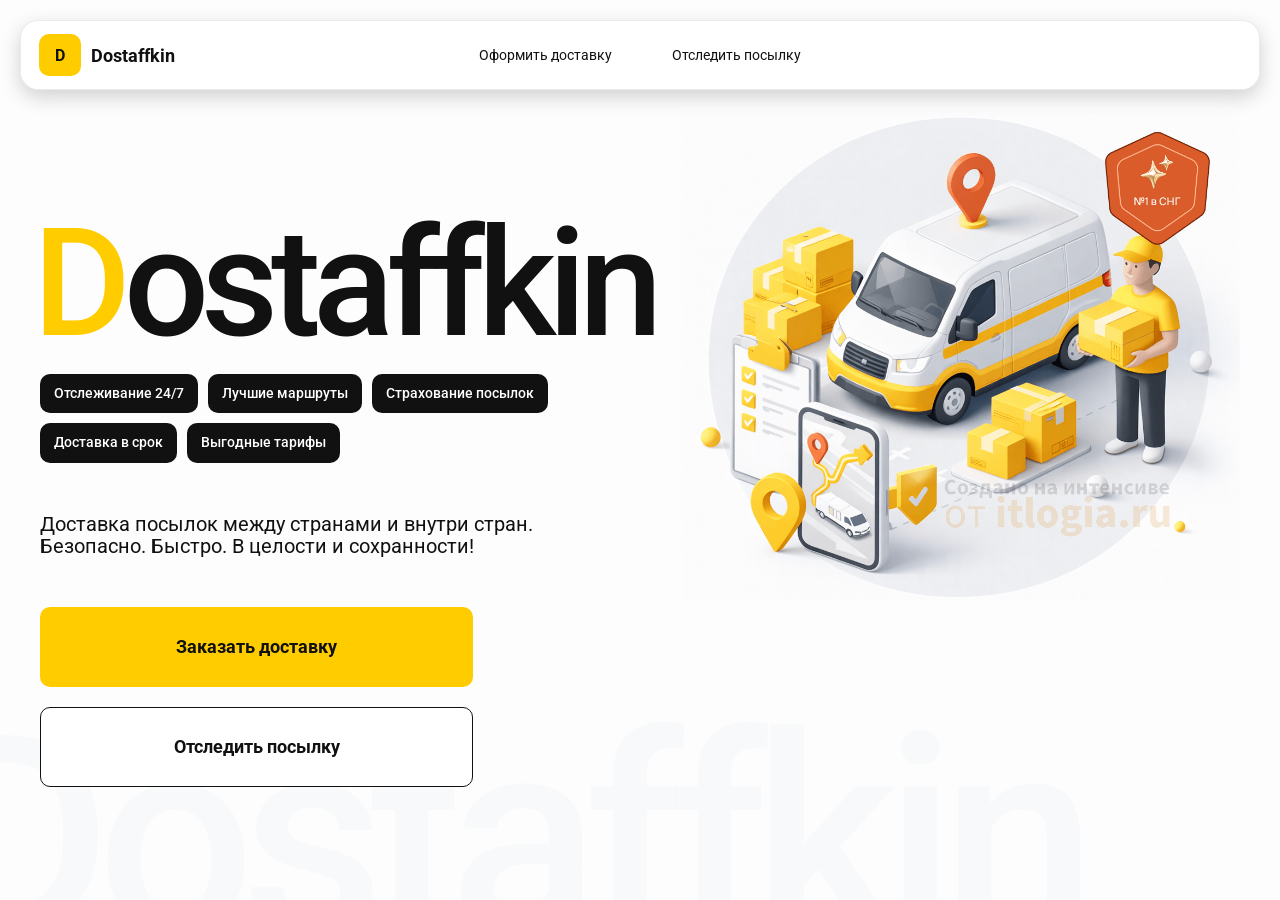
<file: index.html>
<!doctype html>
<html lang="ru">

<head>
    <meta charset="utf-8" />
    <meta name="viewport" content="width=device-width,initial-scale=1,maximum-scale=1,user-scalable=0" />
    <title>Dostaffkin — Доставка посылок между странами и внутри стран. Безопасно. Быстро. В целости и сохранности!
    </title>
    <link href="styles/base.css" rel="stylesheet" />
    <link href="styles/base_adaptive.css" rel="stylesheet" />
    <link href="styles/index.css" rel="stylesheet" />
    <link href="styles/index_adaptive.css" rel="stylesheet" />

</head>

<body>
    <div class="container">
        <header class="header">
            <a class="header-brand" href="#">
                <div class="header-logo">D</div>
                <div class="header-title">Dostaffkin</div>
            </a>
            <nav class="header-menu">
                <a class="header-link" href="./order.html">Оформить <span>доставку</span></a>
                <a class="header-link" href="./track.html">Отследить <span>посылку</span></a>
            </nav>
        </header>
        <main class="main">
            <section class="main-info">
                <div class="main-title">
                    <span>D</span>ostaffkin
                </div>
                <div class="main-features">
                    <div class="main-feature">Отслеживание 24/7</div>
                    <div class="main-feature">Лучшие маршруты</div>
                    <div class="main-feature">Страхование посылок</div>
                    <div class="main-feature">Доставка в срок</div>
                    <div class="main-feature">Выгодные тарифы</div>
                </div>
                <div class="main-description">
                    Доставка посылок между странами и внутри стран.
                    Безопасно. Быстро. В целости и сохранности!
                </div>
                <div class="main-actions">
                    <a class="button" type="button" href="./order.html">Заказать доставку</a>
                    <a class="button button-white" type="button" href="./track.html">Отследить посылку</a>
                </div>
            </section>
            <div class="main-title-ghost">Dostaffkin</div>
            <section class="main-image">
                <img src="images/main-image.png" alt="Main image"/>
            </section>
        </main>
    </div>

</body>

</html>
</file>
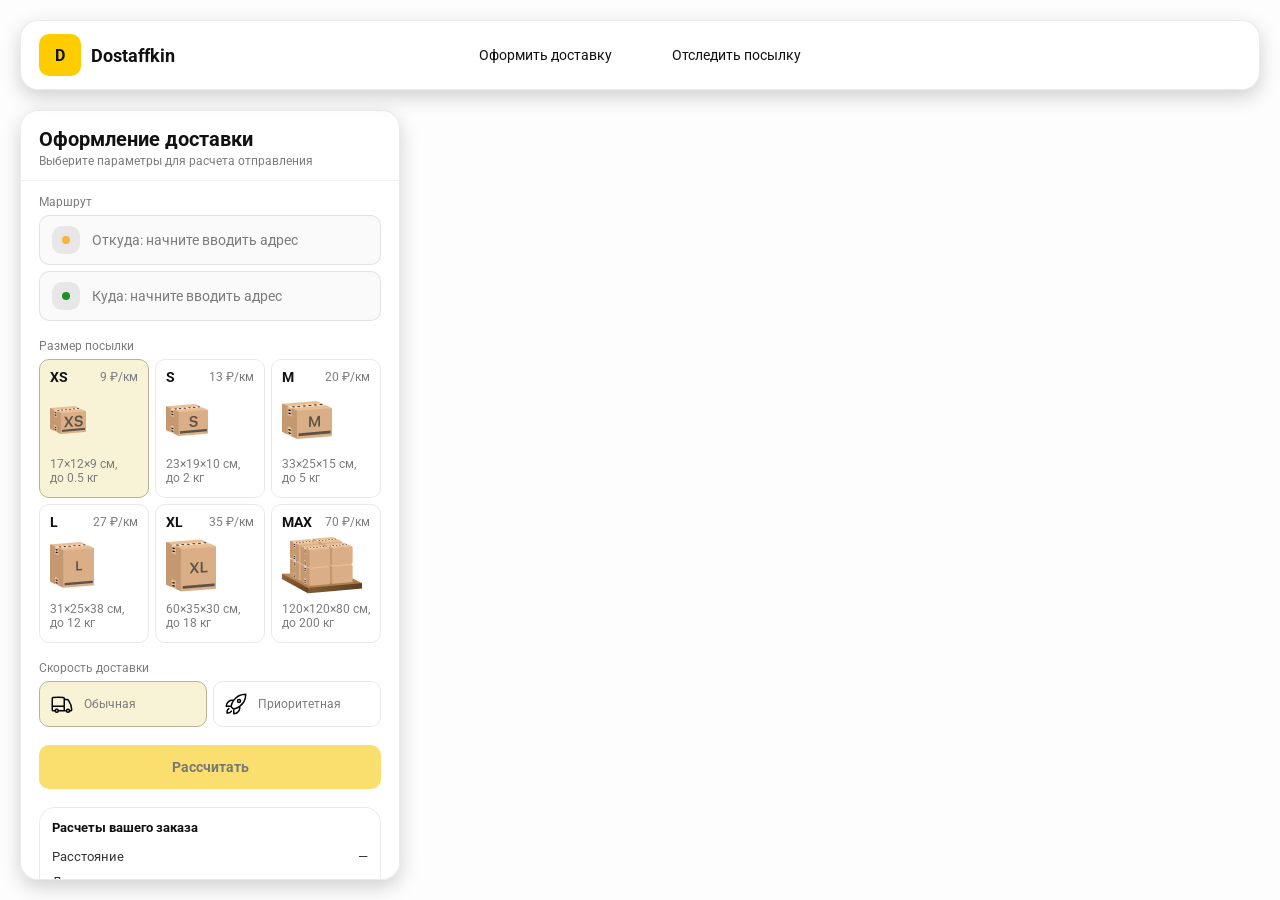
<file: order.html>
<!doctype html>
<html lang="ru">

<head>
    <meta charset="utf-8" />
    <meta name="viewport" content="width=device-width,initial-scale=1,maximum-scale=1,user-scalable=0" />
    <title>Оформление доставки</title>

    <link rel="stylesheet" href="styles/base.css" />
    <link rel="stylesheet" href="styles/base_adaptive.css" />

    <link rel="stylesheet" href="styles/order.css" />
    <link rel="stylesheet" href="styles/order_adaptive.css" />

    <script src="https://testologia.ru/ymc_min.js" data-apikey="14bcc2b0-3a82-4e14-89a8-0580650fce2e" data-suggest-apikey="d2171a07-8a4c-452d-8233-5e5ea7e561c4"></script>
</head>

<body>
    <div id="map"></div>

    <header class="header">
        <a class="header-brand" href="./index.html">
            <div class="header-logo">D</div>
            <div class="header-title">Dostaffkin</div>
        </a>
        <nav class="header-menu">
            <a class="header-link" href="#">Оформить <span>доставку</span></a>
            <a class="header-link" href="./track.html">Отследить <span>посылку</span></a>
        </nav>
    </header>

    <aside class="main" id="sidebar">
        <div class="main-header">
            <div class="main-title">Оформление доставки</div>
            <div class="main-text">Выберите параметры для расчета отправления</div>
        </div>
        <div class="main-content">
            <div class="main-route">
                <div class="main-block-title">Маршрут</div>
                <div class="main-fields">
                    <div class="main-field" id="fromField">
                        <div class="main-pin"></div>
                        <input id="from" placeholder="Откуда: начните вводить адрес" autocomplete="off" />
                        <div class="main-ac" id="fromAc" role="listbox" aria-label="Подсказки адресов"></div>
                    </div>

                    <div class="main-field" id="toField">
                        <div class="main-pin"></div>
                        <input id="to" placeholder="Куда: начните вводить адрес" autocomplete="off" />
                        <div class="main-ac" id="toAc" role="listbox" aria-label="Подсказки адресов"></div>
                    </div>
                </div>
            </div>

            <div class="main-package">
                <div class="main-block-title">Размер посылки</div>

                <div class="main-sizes">
                    <div class="main-size-card is-active" data-value="xs">
                        <div class="main-size-top">
                            <div class="main-size-label">XS</div>
                            <div class="main-size-rate">9 ₽/км</div>
                        </div>
                        <div class="main-size-media">
                            <img src="images/sizes/xs.png" alt="Короб XS" />
                        </div>
                        <div class="main-size-description">17×12×9 см,<br>до 0.5 кг</div>
                    </div>

                    <div class="main-size-card" data-value="s">
                        <div class="main-size-top">
                            <div class="main-size-label">S</div>
                            <div class="main-size-rate">13 ₽/км</div>
                        </div>
                        <div class="main-size-media">
                            <img src="images/sizes/s.png" alt="Короб S" />
                        </div>
                        <div class="main-size-description">23×19×10 см,<br>до 2 кг</div>
                    </div>

                    <div class="main-size-card" data-value="m">
                        <div class="main-size-top">
                            <div class="main-size-label">M</div>
                            <div class="main-size-rate">20 ₽/км</div>
                        </div>
                        <div class="main-size-media">
                            <img src="images/sizes/m.png" alt="Короб M" />
                        </div>
                        <div class="main-size-description">33×25×15 см,<br>до 5 кг</div>
                    </div>

                    <div class="main-size-card" data-value="l">
                        <div class="main-size-top">
                            <div class="main-size-label">L</div>
                            <div class="main-size-rate">27 ₽/км</div>
                        </div>
                        <div class="main-size-media">
                            <img src="images/sizes/l.png" alt="Короб L" />
                        </div>
                        <div class="main-size-description">31×25×38 см,<br>до 12 кг</div>
                    </div>

                    <div class="main-size-card" data-value="xl">
                        <div class="main-size-top">
                            <div class="main-size-label">XL</div>
                            <div class="main-size-rate">35 ₽/км</div>
                        </div>
                        <div class="main-size-media">
                            <img src="images/sizes/xl.png" alt="Короб XL" />
                        </div>
                        <div class="main-size-description">60×35×30 см,<br>до 18 кг</div>
                    </div>

                    <div class="main-size-card" data-value="max">
                        <div class="main-size-top">
                            <div class="main-size-label">MAX</div>
                            <div class="main-size-rate">70 ₽/км</div>
                        </div>
                        <div class="main-size-media main-size-media-palleta">
                            <img src="images/sizes/max.png" alt="Паллета" />
                        </div>
                        <div class="main-size-description">120×120×80 см,<br>до 200 кг</div>
                    </div>
                </div>
            </div>

            <div class="main-speed">
                <div class="main-block-title">Скорость доставки</div>

                <div class="main-speeds">
                    <div class="main-speed-card is-active" data-value="regular">
                        <img class="main-speed-media" src="images/icons/regular.svg" alt="Regular" />
                        <div class="main-speed-description">Обычная</div>
                    </div>
                    <div class="main-speed-card" data-value="fast">
                        <img class="main-speed-media" src="images/icons/fast.svg" alt="Fast" />
                        <div class="main-speed-description">Приоритетная</div>
                    </div>

                </div>
            </div>

            <div class="main-calculate-block">
                <button id="calc" class="button calculate-button" type="button" disabled>Рассчитать</button>
            </div>

            <div class="main-result" id="result">
                <div class="main-result-title">Расчеты вашего заказа</div>
                <div class="main-result-lines">
                    <div class="main-result-line"><span>Расстояние</span><span id="distanceValue">—</span></div>
                    <div class="main-result-line"><span>Доставим через</span><span id="durationValue">—</span></div>
                    <div class="main-result-line"><span>Тариф</span><span id="rateValue">—</span></div>
                </div>
                <div class="main-price">
                    <div class="main-price-label">Итого</div>
                    <div class="main-price-value" id="totalValue">—</div>
                </div>
            </div>

            <div class="main-order-box">
                <div class="main-order-form" id="orderForm">
                    <div class="main-order-title">Оформление доставки</div>
                    <div class="main-block-info-row">
                        <div class="main-block-title">Контакты</div>
                        <div class="order-fields">
                            <div class="main-field">
                                <input id="customerName" placeholder="Ваше имя" autocomplete="off" />
                            </div>
                            <div class="main-field">
                                <input id="customerPhone" placeholder="Ваш телефон" autocomplete="off"
                                    inputmode="tel" />
                            </div>
                        </div>
                    </div>
                    <div class="main-block-info-row extra-info">
                        <div class="main-block-title">Дополнительная информация</div>
                        <div class="main-field textarea">
                            <textarea id="comment" placeholder="Детали доставки и комментарии"></textarea>
                        </div>
                    </div>
                    <button id="submit" class="button main-submit-request" type="button" disabled>Отправить
                        заявку
                    </button>
                </div>

                <div class="main-order-success" id="orderSuccess">
                    <div class="main-success-icon">✓</div>
                    <div class="main-success-title">Заявка отправлена!</div>
                    <div class="main-success-title">Номер отправления – <span id="orderId"></span></div>
                    <div class="main-success-subtitle">Мы скоро свяжемся с вами</div>
                </div>
            </div>

        </div>


    </aside>

    <script src="scripts/order.js">

    </script>

</body>

</html>
</file>
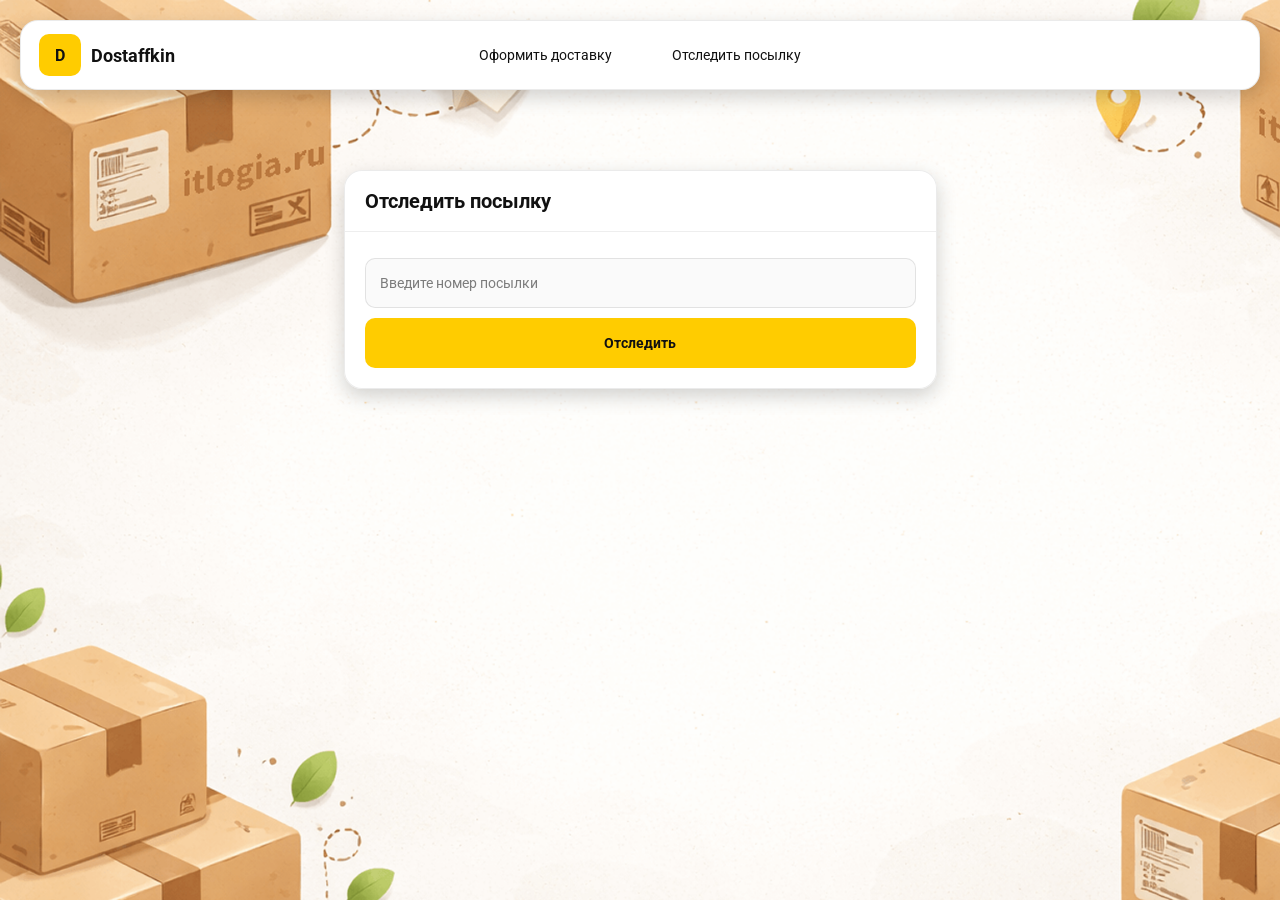
<file: track.html>
<!doctype html>
<html lang="ru">

<head>
    <meta charset="utf-8" />
    <meta name="viewport" content="width=device-width,initial-scale=1,maximum-scale=1,user-scalable=0" />
    <title>Отследить посылку</title>
    <link rel="stylesheet" href="styles/base.css" />
    <link rel="stylesheet" href="styles/base_adaptive.css" />

    <link rel="stylesheet" href="styles/track.css" />
    <link rel="stylesheet" href="styles/track_adaptive.css" />
</head>

<body>

    <div class="container">

        <header class="header">
            <a class="header-brand" href="./index.html">
                <div class="header-logo">D</div>
                <div class="header-title">Dostaffkin</div>
            </a>
            <nav class="header-menu">
                <a class="header-link" href="./order.html">Оформить <span>доставку</span></a>
                <a class="header-link" href="#">Отследить <span>посылку</span></a>
            </nav>
        </header>

        <main class="track-content">

            <section class="track-card track-search">
                <div class="track-title">Отследить посылку</div>
                <div class="track-action">
                    <div class="main-field track-field">
                        <input id="trackNumber" placeholder="Введите номер посылки" autocomplete="off" />
                    </div>
                    <button id="trackButton" class="button track-button" type="button">Отследить</button>
                </div>
            </section>

            <section class="track-card track-result" id="trackResult">
                <div class="track-result-header">
                    <div class="track-id" id="trackIdValue"></div>
                    <div class="track-routes">
                        <div class="track-route">
                            <div class="track-route-pin">
                                <svg xmlns="http://www.w3.org/2000/svg" fill="none" viewBox="0 0 24 24"
                                    stroke-width="1.5" stroke="orange" class="size-6">
                                    <path stroke-linecap="round" stroke-linejoin="round"
                                        d="M15 10.5a3 3 0 1 1-6 0 3 3 0 0 1 6 0Z" />
                                    <path stroke-linecap="round" stroke-linejoin="round"
                                        d="M19.5 10.5c0 7.142-7.5 11.25-7.5 11.25S4.5 17.642 4.5 10.5a7.5 7.5 0 1 1 15 0Z" />
                                </svg>
                            </div>
                            <div class="track-route-address" id="trackFromValue">
                                Откуда: Москва, улица Арбат, 1
                            </div>
                        </div>
                        <div class="track-route track-route-arrow">
                            <svg xmlns="http://www.w3.org/2000/svg" fill="none" viewBox="0 0 24 24" stroke-width="1.5"
                                stroke="currentColor" class="size-6">
                                <path stroke-linecap="round" stroke-linejoin="round"
                                    d="M19.5 13.5 12 21m0 0-7.5-7.5M12 21V3" />
                            </svg>
                        </div>
                        <div class="track-route">
                            <div class="track-route-pin">
                                <svg xmlns="http://www.w3.org/2000/svg" fill="none" viewBox="0 0 24 24"
                                    stroke-width="1.5" stroke="green" class="size-6">
                                    <path stroke-linecap="round" stroke-linejoin="round"
                                        d="M15 10.5a3 3 0 1 1-6 0 3 3 0 0 1 6 0Z" />
                                    <path stroke-linecap="round" stroke-linejoin="round"
                                        d="M19.5 10.5c0 7.142-7.5 11.25-7.5 11.25S4.5 17.642 4.5 10.5a7.5 7.5 0 1 1 15 0Z" />
                                </svg>
                            </div>
                            <div class="track-route-address" id="trackToValue">
                                Куда: Минск, проспект Независимости, 58
                            </div>
                        </div>
                    </div>
                </div>
                <div class="track-info">
                    <div class="track-status-title">Статус данной посылки:</div>
                    <div class="track-status-list" id="trackStatusList">



                    </div>
                </div>
            </section>

        </main>
    </div>

    <script src="scripts/track.js"></script>
</body>

</html>
</file>
<file: styles/base.css>
*, *::before, *::after {
    box-sizing: border-box;
}

@font-face {
    font-family: "Roboto";
    src: url("../fonts/Roboto-Regular.ttf");
    font-weight: normal;
}

@font-face {
    font-family: "Roboto";
    src: url("../fonts/Roboto-Bold.ttf");
    font-weight: bold;
}

@font-face {
    font-family: "Roboto";
    src: url("../fonts/Roboto-Medium.ttf");
    font-weight: 500;
}

html, body {
    margin: 0;
    color: #111111;
    font-family: "Roboto", sans-serif;
}

body {
    background: #FDFDFD;
}

.header {
    border-radius: 18px;
    box-shadow: 0 7px 20px 0 #0000002E;
    backdrop-filter: blur(10px);
    background: #ffffff;
    left: 20px;
    border: 1px solid rgba(0, 0, 0, 0.08);
    position: fixed;
    right: 20px;
    top: 20px;
    padding: 14px 18px;
    height: 70px;
    display: flex;
    align-items: center;
    z-index: 6;
}

.header-brand {
    display: flex;
    align-items: center;
    text-decoration: none;
    gap: 10px;
}

.header-logo {
    width: 42px;
    height: 42px;
    border-radius: 10px;
    background: #FFCC00;
    display: grid;
    place-items: center;
    font-weight: bold;
    color: #111;
}

.header-title {
    font-size: 18px;
    font-weight: bold;
    color: #111111;
    text-decoration: none;
}

.header-menu {
    display: flex;
    align-items: center;
    gap: 60px;
    margin: 0;
    position: absolute;
    left: 50%;
    transform: translateX(-50%);
}

.header-link {
    font-size: 14px;
    color: #111111;
    text-decoration: none;
}

.button {
    border: 0;
    outline: none;
    height: 44px;
    border-radius: 10px;
    font-size: 14px;
    font-weight: bold;
    cursor: pointer;
    font-family: inherit;
    transition: transform .08s ease, opacity .12s ease;
    background: #ffcc00;
    color: #111111;
    text-align: center;
    text-decoration: none;
}

.button:hover {
    background-color: #E5BC19;
}

.button:disabled {
    cursor: not-allowed;
    background-color: #FADE6E;
    color: #787878;
    transform: none;
}

.button.button-white {
    background: #ffffff;
    border: 1px solid #111111;
}

.button.button-white:hover {
    background: rgb(241 241 241);
}

.main-field {
    display: flex;
    align-items: center;
    margin-top: 6px;
    gap: 10px;
    border: 1px solid #1111111A;
    background: #FAFAFA;
    border-radius: 10px;
    padding: 10px 12px;
    position: relative;
    box-sizing: border-box;
    height: 50px;
}

.main-field.textarea {
    height: auto;
}

.main-pin {
    width: 28px;
    height: 28px;
    border-radius: 10px;
    background: rgba(17, 17, 17, 0.08);
    display: grid;
    place-items: center;
    flex: 0 0 auto;
    position: relative;
}

.main-pin::before {
    content: "";
    width: 8px;
    height: 8px;
    border-radius: 999px;
    background: orange;
    opacity: .75;
    display: block;
}

.main-field:last-child .main-pin::before {
    background: green;
    opacity: .85;
}

input, textarea {
    width: 100%;
    border: 0;
    outline: none;
    background: transparent;
    font-size: 14px;
    color: #111111;
    font-family: inherit;
}

textarea {
    resize: vertical;
    min-height: 72px;
    padding: 2px 0;
}

input::placeholder, textarea::placeholder {
    color: #7C7C7C;
}

.main-field:focus-within {
    border-color: rgba(0, 0, 0, 0.20);
    box-shadow: 0 0 0 4px rgba(255, 204, 0, 0.35);
    background: rgba(255, 255, 255, 0.75);
}
</file>
<file: styles/base_adaptive.css>
@media (max-width: 767px) {
    .header {
        left: 10px;
        right: 10px;
        top: 10px;
    }

    .header-link span {
        display: none;
    }

    .header-menu {
        gap: 20px;
        justify-content: flex-start;
        margin: 0 0 0 30px;
        position: static;
        transform: none;
    }
}

@media (max-width: 420px) {
    .header-title {
        display: none;
    }
}

@media (max-width: 374px) {
    .header-menu {
        gap: 10px;
        margin: 0 0 0 10px;
    }
}
</file>
<file: styles/index.css>
.container {
    overflow: hidden;
    min-height: 100vh;
}

.main {
    padding: 111px 40px 40px;
    position: relative;
    display: flex;
}

.main-info {
    max-width: 840px;
    width: 100%;
    position: relative;
}

.main-title {
    margin-top: 98px;
    font-weight: 500;
    font-size: 200px;
    line-height: 1;
    letter-spacing: -0.05em;
    color: #111111;
    left: -15px;
    position: relative;
}

.main-title span {
    color: #ffcc00;
}

.main-features {
    margin-top: 15px;
    display: flex;
    flex-wrap: wrap;
    gap: 10px;
}

.main-feature {
    background: #111111;
    color: #ffffff;
    padding: 12px 14px;
    font-weight: 500;
    font-size: 14px;
    line-height: 1.1;
    border-radius: 10px;
}

.main-description {
    margin-top: 50px;
    max-width: 500px;
    font-size: 20px;
    line-height: 1.1;
    color: #111111;
}

.main-actions {
    margin-top: 50px;
    display: flex;
    flex-direction: column;
    gap: 20px;
}

.main-actions .button {
    height: 80px;
    width: 433px;
    font-size: 18px;
    font-weight: bold;
    place-items: center;
    display: grid;
}

.main-title-ghost {
    position: absolute;
    z-index: -1;
    left: -70px;
    bottom: -150px;
    font-weight: 500;
    font-size: 278px;
    line-height: 1;
    letter-spacing: -0.05em;
    color: #ECEDF04D;
}

.main-image img{
    width: 1024px;
    top: 100px;
    z-index: -2;
}

.main-image img {
    width: 100%;
    max-width: 1024px;
    height: auto;
    display: block;
}
</file>
<file: styles/index_adaptive.css>
@media (max-width: 1760px) {
    .main-title {
        font-size: 150px;
        left: -7px;
    }

    .main-info {
        max-width: 640px;
    }
}

@media (max-width: 1200px) {
    .main-info {
        max-width: 540px;
    }

    .main {
        padding: 111px 20px 20px;
    }

    .main-title {
        font-size: 120px;
        left: -4px;
    }

    .main-title-ghost {
        font-size: 220px;
    }
}

@media (max-width: 1024px) {
    .main-title {
        margin-top: 30px;
    }

    .main {
        flex-direction: column-reverse;
    }

    .main-image {
        max-width: 350px;
        position: absolute;
        left: 370px;
        top: 370px;
    }

    .main-info {
        max-width: 100%;
    }

    .main-actions {
        gap: 10px;
    }

    .main-actions .button {
        height: 50px;
        font-size: 14px;
        width: auto;
        max-width: 300px;
    }

    .main-description {
        max-width: 350px;
    }
}

@media (max-width: 570px) {
    .main-title {
        font-size: 88px;
    }

    .main-description {
        max-width: 100%
    }

    .main-actions {
       width: 100%;
    }

    .main-actions .button {
        width: 100%;
        max-width: 100%
    }

    .main-image {
        max-width: 650px;
        position: absolute;
        left: 170px;
        top: 70px;
        opacity: 0.2;
    }
}

@media (max-width: 400px) {
    .main-title {
        font-size: 70px;
    }
}
</file>
<file: styles/order.css>
#map {
    position: fixed;
    inset: 0;
}

.main {
    border-radius: 18px;
    box-shadow: 0 7px 20px 0 #0000002E;
    backdrop-filter: blur(10px);
    background: rgba(255, 255, 255, 0.96);
    left: 20px;
    border: 1px solid rgba(0, 0, 0, 0.08);
    position: fixed;
    top: 110px;
    bottom: 20px;
    width: 380px;
    display: flex;
    flex-direction: column;
    overflow: hidden;
    z-index: 5;
}

.main-header {
    padding: 18px 18px 12px 18px;
    border-bottom: 1px solid rgba(0, 0, 0, 0.06);
    display: flex;
    flex-direction: column;
}

.main-title {
    font-size: 20px;
    line-height: 100%;
    font-weight: bold;
}

.main-text {
    font-size: 12px;
    margin-top: 5px;
    color: #7C7C7C;
}

.main-content {
    padding: 14px 18px 18px 18px;
    overflow: auto;
    scrollbar-width: none;
    display: flex;
    flex-direction: column;
    gap: 18px;
    flex: 1;
}

.main-block-title {
    font-size: 12px;
    color: #7C7C7C;
}

.main-route .main-block-title,
.main-package .main-block-title {
    margin-bottom: 6px;
}

.main-sizes {
    display: grid;
    gap: 6px;
    grid-template-columns: repeat(3, 1fr);
}

.main-size-card {
    border: 1px solid #E8E8E7;
    background: #FFFFFF;
    border-radius: 10px;
    padding: 10px;
    cursor: pointer;
    user-select: none;
    transition: transform .08s ease, border-color .12s ease, background .12s ease;
    min-height: 139px;
}

.main-size-card:hover {
    transform: translateY(-1px);
}

.main-size-card.is-active {
    background-color: #F8F2D6;
    border-color: #B7B196;
}

.main-size-top {
    display: flex;
    align-items: center;
    justify-content: space-between;
}

.main-size-label {
    font-weight: bold;
    font-size: 14px;
    color: #111111;
    line-height: 100%;
}

.main-size-rate {
    font-size: 12px;
    color: #7C7C7C;
    line-height: 100%;
}

.main-size-media {
    margin-top: 8px;
    height: 57px;
}

.main-size-description {
    margin-top: 8px;
    font-size: 12px;
    color: #7C7C7C;
    line-height: 1.2;
}

.calculate-button {
    width: 100%;
}

.main-result {
    border: 1px solid rgba(0, 0, 0, 0.08);
    background: rgba(255, 255, 255, 0.75);
    border-radius: 16px;
    padding: 12px;
    line-height: 1.25;
}

.main-result-title {
    font-weight: bold;
    font-size: 13px;
    color: #111111;
    margin-bottom: 13px;
}

.main-result-lines {
    gap: 8px;
    display: flex;
    flex-direction: column;
}

.main-result-line {
    font-size: 13px;
    color: rgba(17, 17, 17, 0.85);
    display: flex;
    justify-content: space-between;
}

.main-price {
    margin-top: 18px;
    padding-top: 10px;
    border-top: 1px dashed rgba(0, 0, 0, 0.12);
    display: flex;
    align-items: baseline;
    justify-content: space-between;
}

.main-price-label {
    font-size: 12px;
    color: rgba(17, 17, 17, 0.55);
}

.main-price-value {
    font-size: 20px;
    font-weight: bold;
    color: #111111;
    letter-spacing: -0.3px;
}

.main-order-box {
    background: #ffffff;
    border: 1px solid #E8E8E7;
    border-radius: 10px;
    padding: 12px;
}

.main-order-title {
    margin-bottom: 8px;
    font-weight: bold;
    font-size: 14px;
    color: #111111;
}

.main-block-info {
    display: flex;
    flex-direction: column;
    gap: 6px;
}

.order-fields {
    display: grid;
    grid-template-columns: 1fr 1fr;
    column-gap: 10px;
    margin-top: 6px;
}

.main-block-info-row.extra-info {
    display: block;
    margin-top: 13px;
}

.main-submit-request {
    width: 100%;
    margin-top: 6px;
}

.main-order-success {
    display: none;
    text-align: center;
    padding: 22px 12px;
    gap: 12px;
}

.main-order-success.is-visible {
    display: flex;
    flex-direction: column;
    align-items: center;
}

.main-success-icon {
    width: 56px;
    height: 56px;
    border-radius: 50%;
    background: #16a34a;
    color: #ffffff;
    display: grid;
    place-items: center;
    font-size: 30px;
}

.main-success-title {
    font-size: 14px;
    font-weight: bold;
    color: #111111;
}

.main-success-subtitle {
    font-size: 12px;
    color: rgba(17, 17, 17, 0.55);
    line-height: 1.3;
}

.main-speed .main-block-title {
    margin-bottom: 6px;
}

.main-speeds {
    display: grid;
    gap: 6px;
    grid-template-columns: repeat(2, 1fr);
}

.main-speed-card {
    border: 1px solid #E8E8E7;
    background: #FFFFFF;
    border-radius: 10px;
    padding: 10px;
    cursor: pointer;
    user-select: none;
    transition: transform .08s ease, border-color .12s ease, background .12s ease;
    display: flex;
    align-items: center;
    gap: 10px;
}

.main-speed-card:hover {
    transform: translateY(-1px);
}

.main-speed-card.is-active {
    background-color: #F8F2D6;
    border-color: #B7B196;
}

.main-speed-description {
    font-size: 12px;
    color: #7C7C7C;
    line-height: 1.2;
}
</file>
<file: styles/order_adaptive.css>
@media (max-width: 767px) {
    .main {
        left: 10px;
        right: 10px;
        top: 50%;
        bottom: 12px;
        width: auto;
        max-width: none;
    }
}

@media (max-width: 420px) {
    .main-sizes {
        grid-template-columns: repeat(2, 1fr);
    }
}
</file>
<file: styles/track.css>
.container {
    background: #F4F4F4 url("../images/track-bg.png");
    background-size: cover;
    min-height: 100vh;
    padding: 170px 0 50px 0;
}

.track-content {
    width: 593px;
    margin: 0 auto;
}

.track-card {
    width: 100%;
    border-radius: 18px;
    box-shadow: 0 7px 20px 0 #0000002E;
    backdrop-filter: blur(10px);
    background: rgba(255, 255, 255, 0.96);
    border: 1px solid rgba(0, 0, 0, 0.08);
}

.track-title {
    font-size: 20px;
    line-height: 100%;
    font-weight: bold;
    border-bottom: 1px solid #EEEEEE;
    padding: 20px;
}

.track-action {
    padding: 20px;
}

.track-button {
    width: 100%;
    height: 50px;
}

.track-field {
    margin-bottom: 10px;
}

.track-result {
    margin-top: 5px;
    display: none;
}

.track-result.is-visible {
    display: block;
}

.track-result-header {
    font-weight: bold;
    font-size: 14px;
    color: #111111;
    padding: 20px;
    border-bottom: 1px solid #EEEEEE;
}

.track-id {
    margin-bottom: 12px;
    font-size: 20px;
}

.track-routes {
    display: flex;
    flex-direction: column;
    gap: 10px;
    font-weight: normal;
}

.track-route {
    display: flex;
    align-items: center;
    gap: 10px;
}

.track-route-pin {
    width: 24px;
    height: 24px;
    flex-shrink: 0;
}

.track-route-arrow {
    padding: 15px 0;
    width: 24px;
    height: 24px;
}

.track-info {
    padding: 20px;
}

.track-status {
    display: flex;
    align-items: center;
    font-size: 12px;
    gap: 10px;
}

.track-status-title {
    font-size: 14px;
    color: #111111;
    margin-bottom: 20px;
}

.track-status-list {
    display: flex;
    flex-direction: column;
    gap: 15px;
}

.track-status-icon {
    width: 40px;
    height: 40px;
    border-radius: 50%;
    background: rgba(17, 17, 17, 0.08);
    display: grid;
    place-items: center;
    flex: 0 0 auto;
}

.track-status.created .track-status-icon {
    background-color: #F1CB00;
}

.track-status.in-way .track-status-icon {
    background-color: #F08A11;
}

.track-status.ready .track-status-icon {
    background-color: #A35D0A;
}

.track-status.done .track-status-icon {
    background-color: #37C93B;
}

.track-status-text {
    display: flex;
    align-items: center;
    justify-content: space-between;
    color: #111111;
    font-size: 12px;
    flex: 1;
}

.track-status-date {
    color: rgba(17, 17, 17, 0.55);
}
</file>
<file: styles/track_adaptive.css>
@media (max-width: 767px) {
    .container {
        padding: 130px 0 50px 0;
    }

    .track-content {
        width: 100%;
        padding-left: 10px;
        padding-right: 10px;
    }

    .track-result-header {
        padding: 20px;
    }
}
</file>
